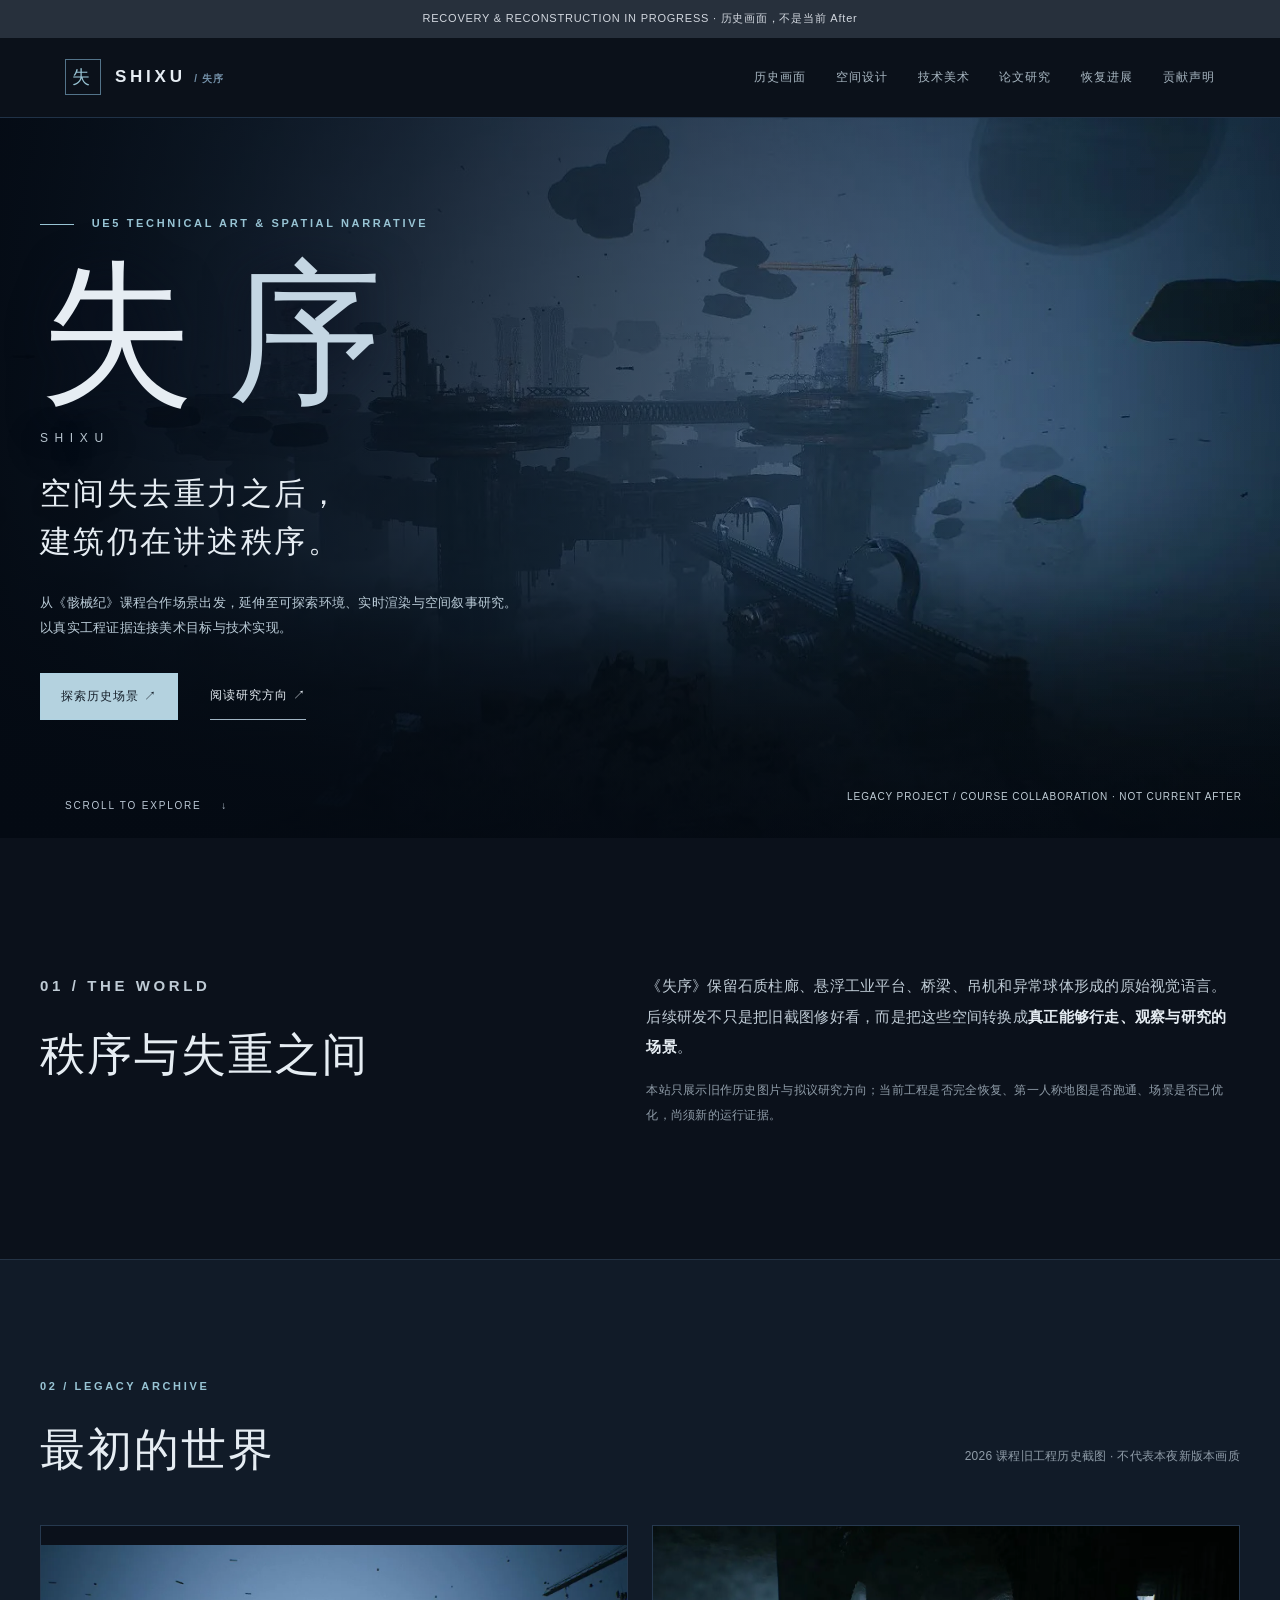
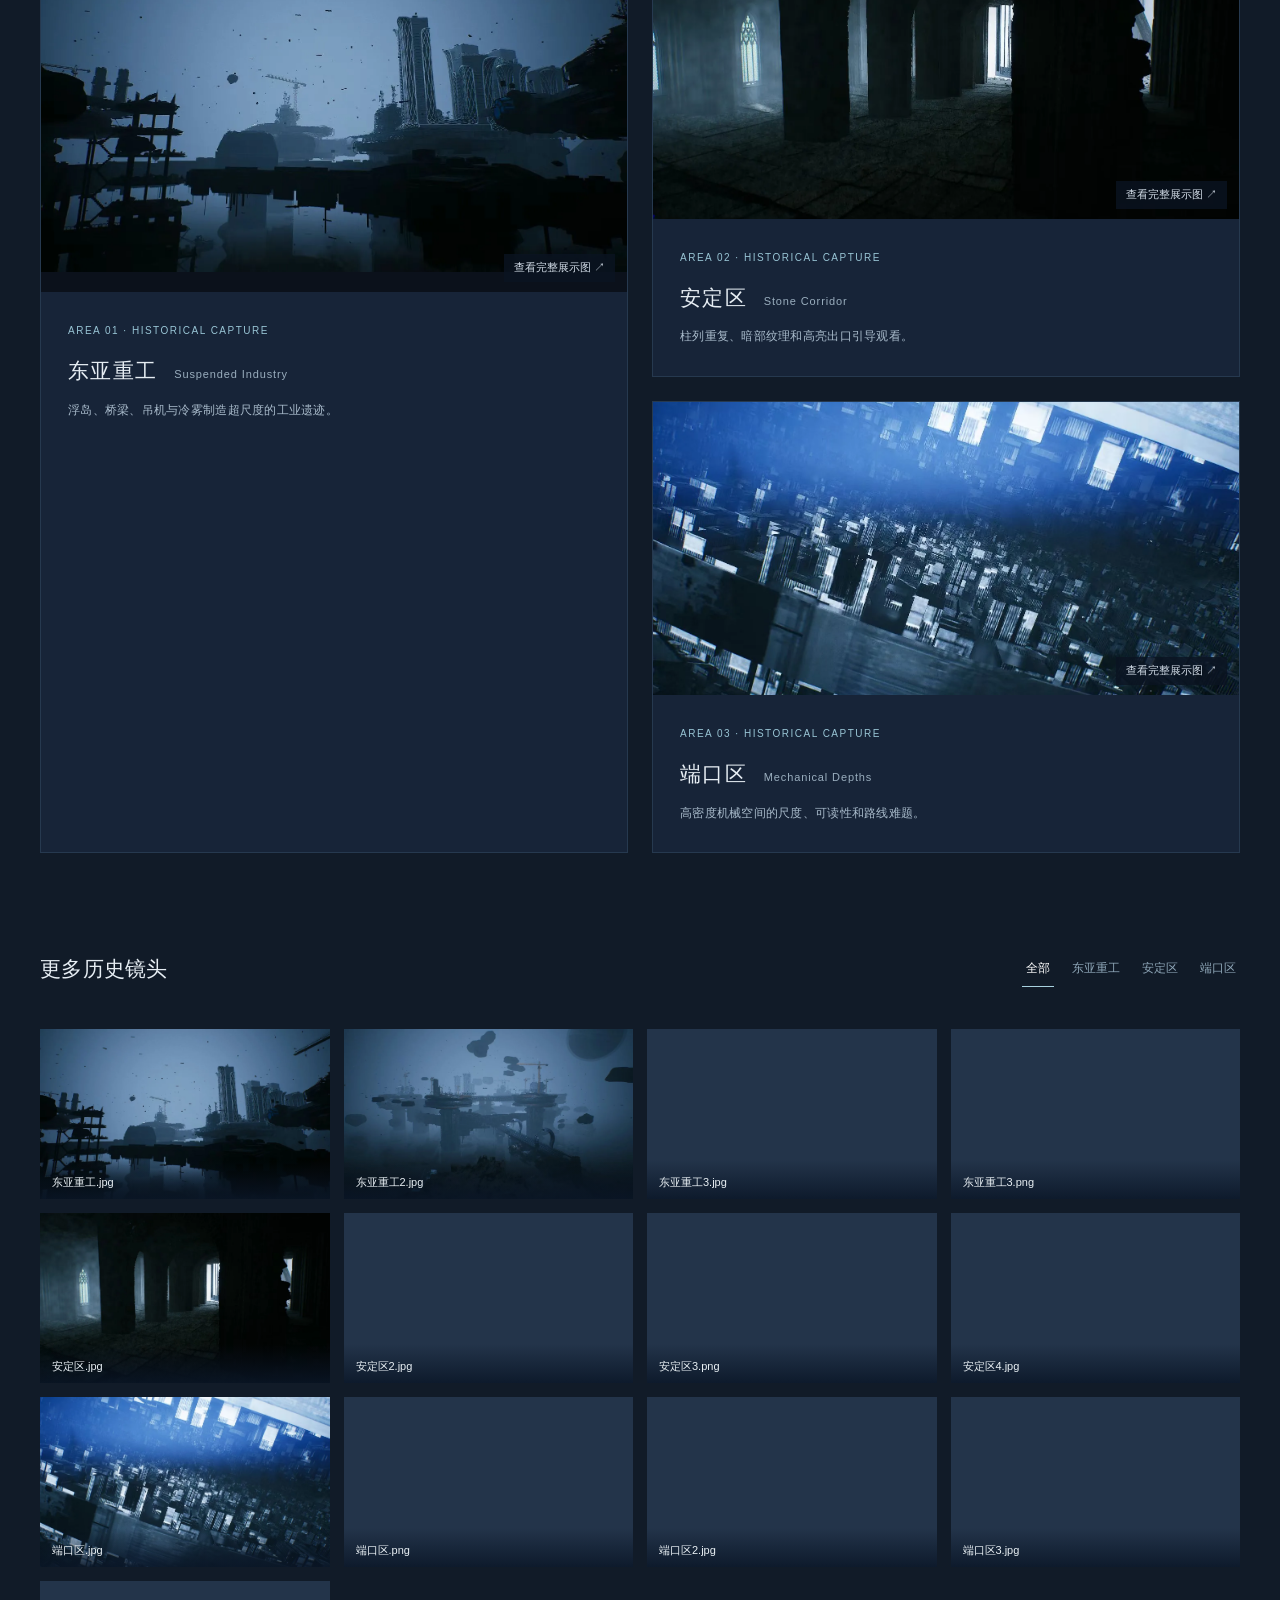
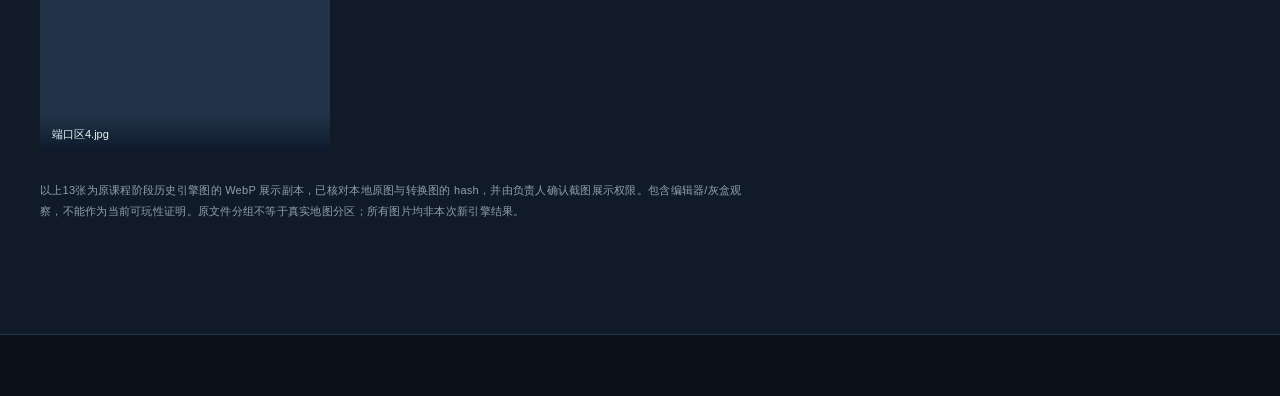
<file: index.html>
<!doctype html>
<html lang="zh-CN"><head><meta charset="utf-8"><meta name="viewport" content="width=device-width,initial-scale=1"><link rel="icon" href="data:,"><meta http-equiv="refresh" content="0; url=site/"><title>失序 SHIXU</title></head><body><a href="site/">进入《失序》历史场景与技术美术研究展示</a></body></html>
</file>
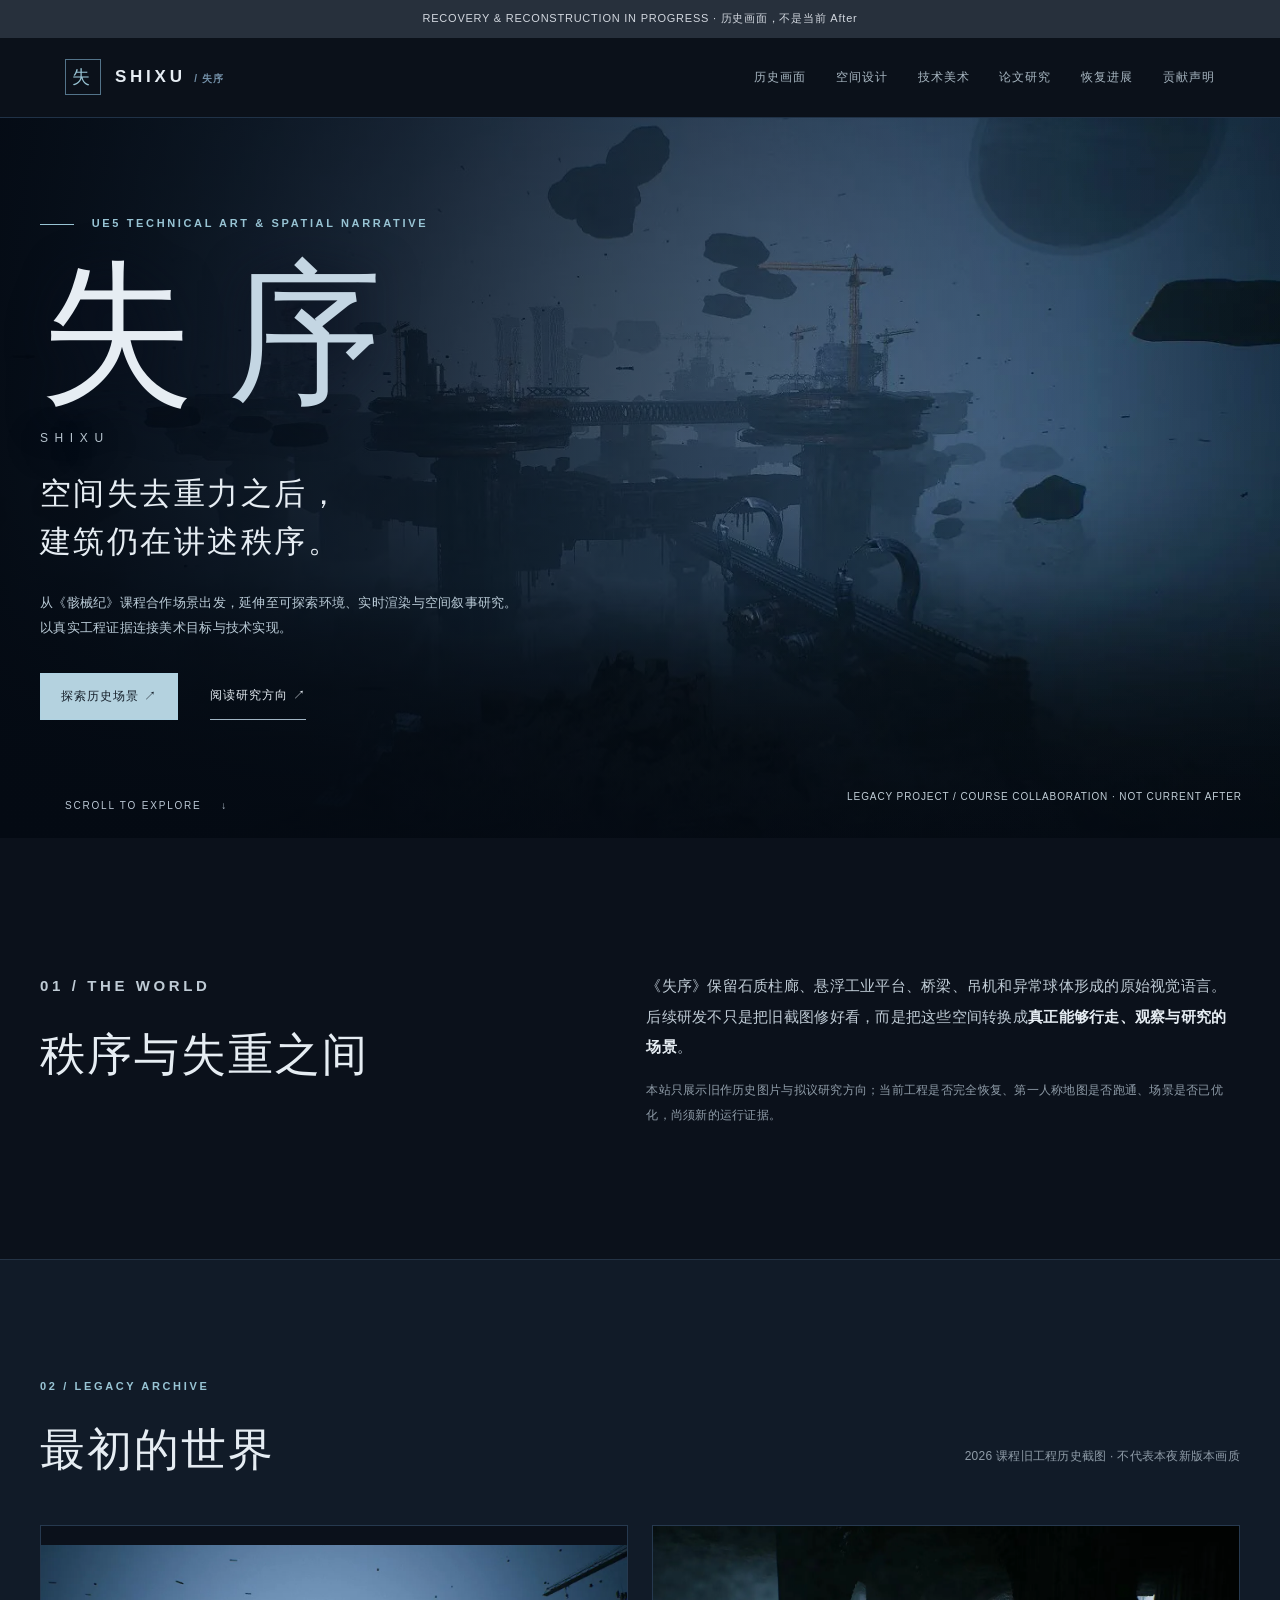
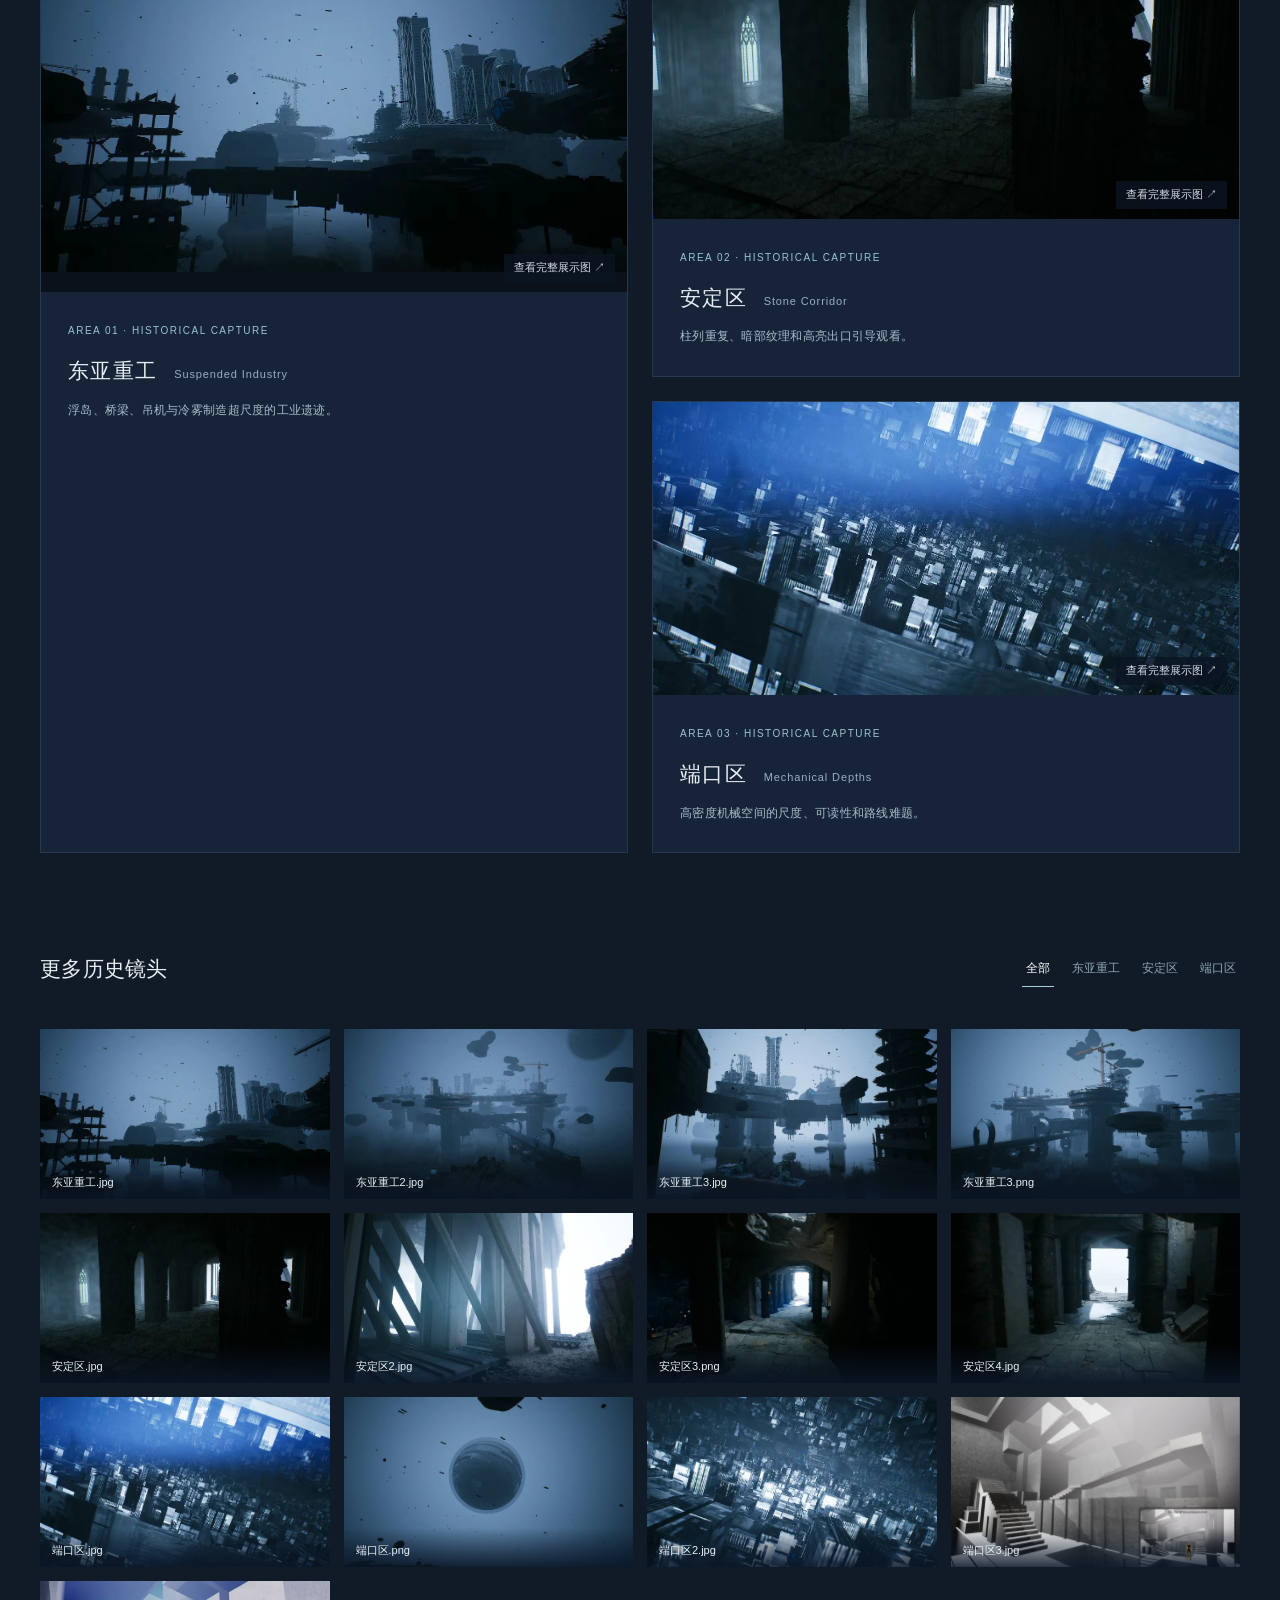
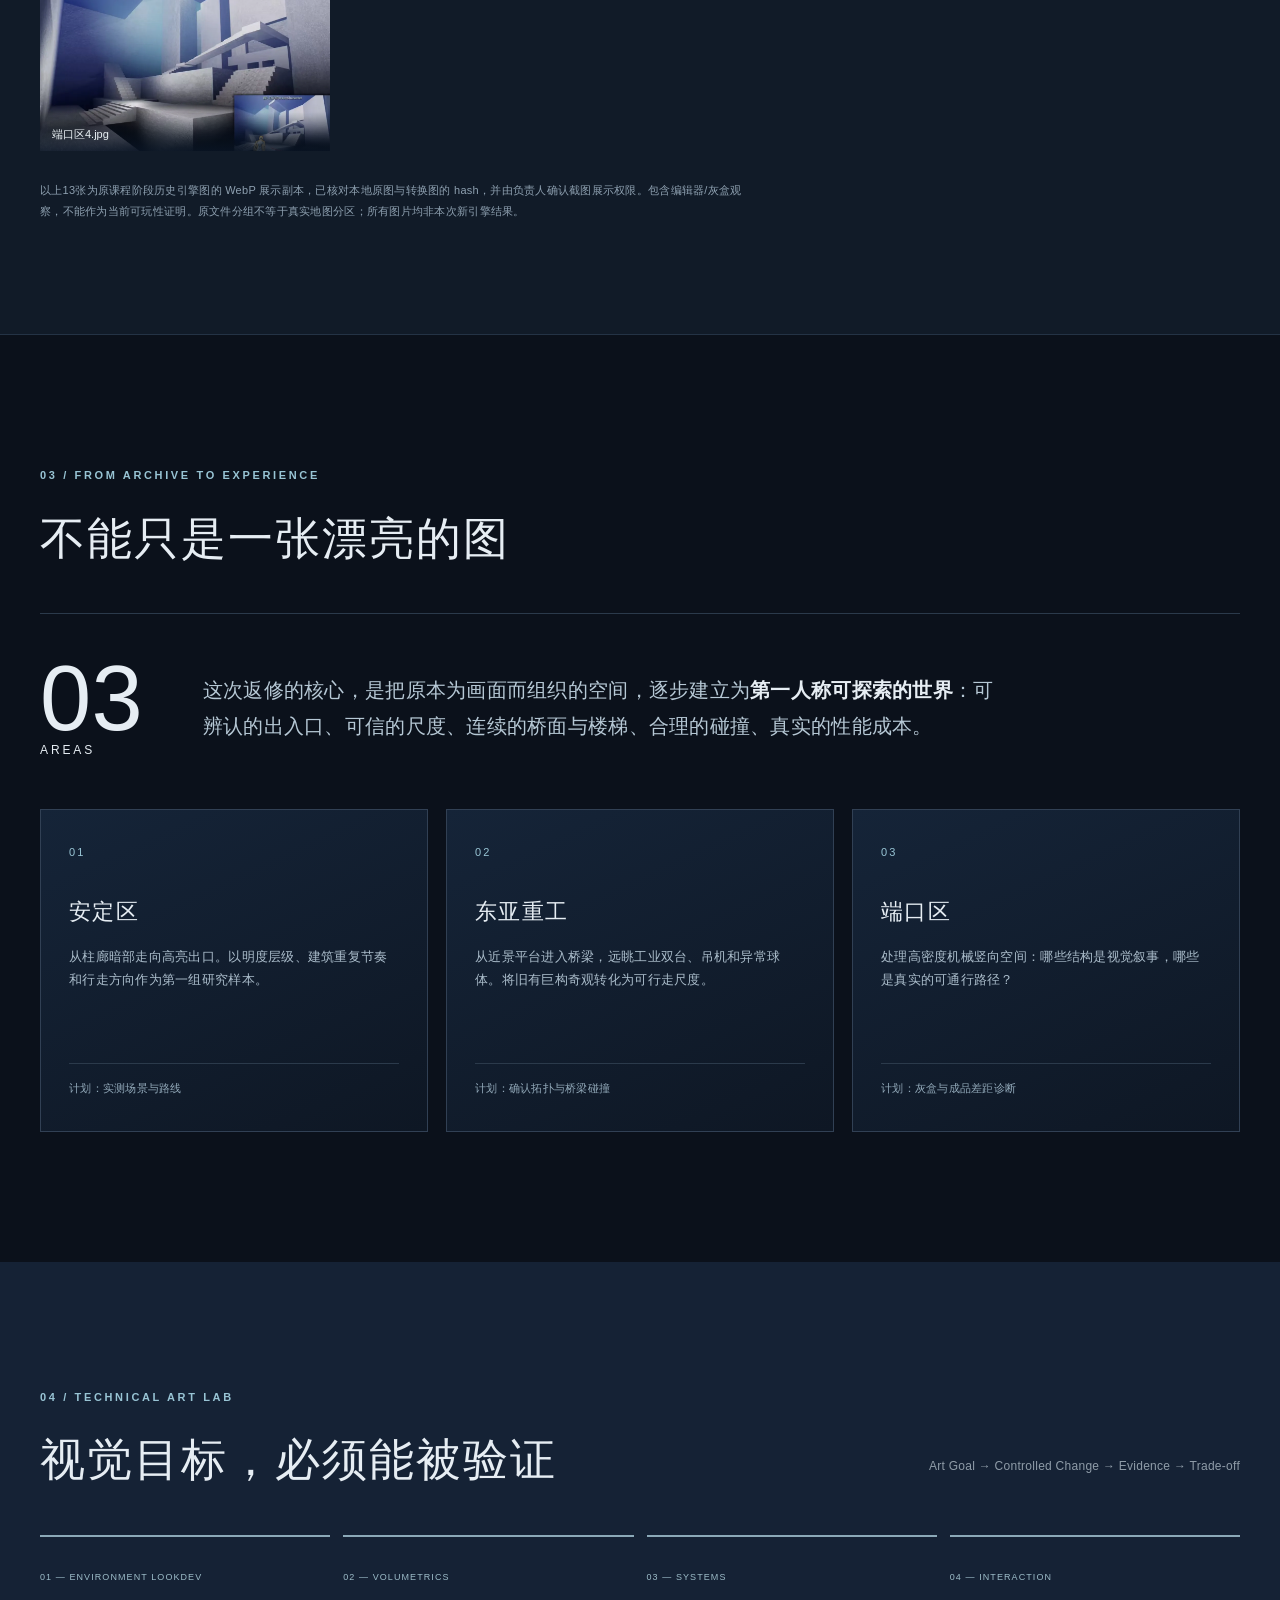
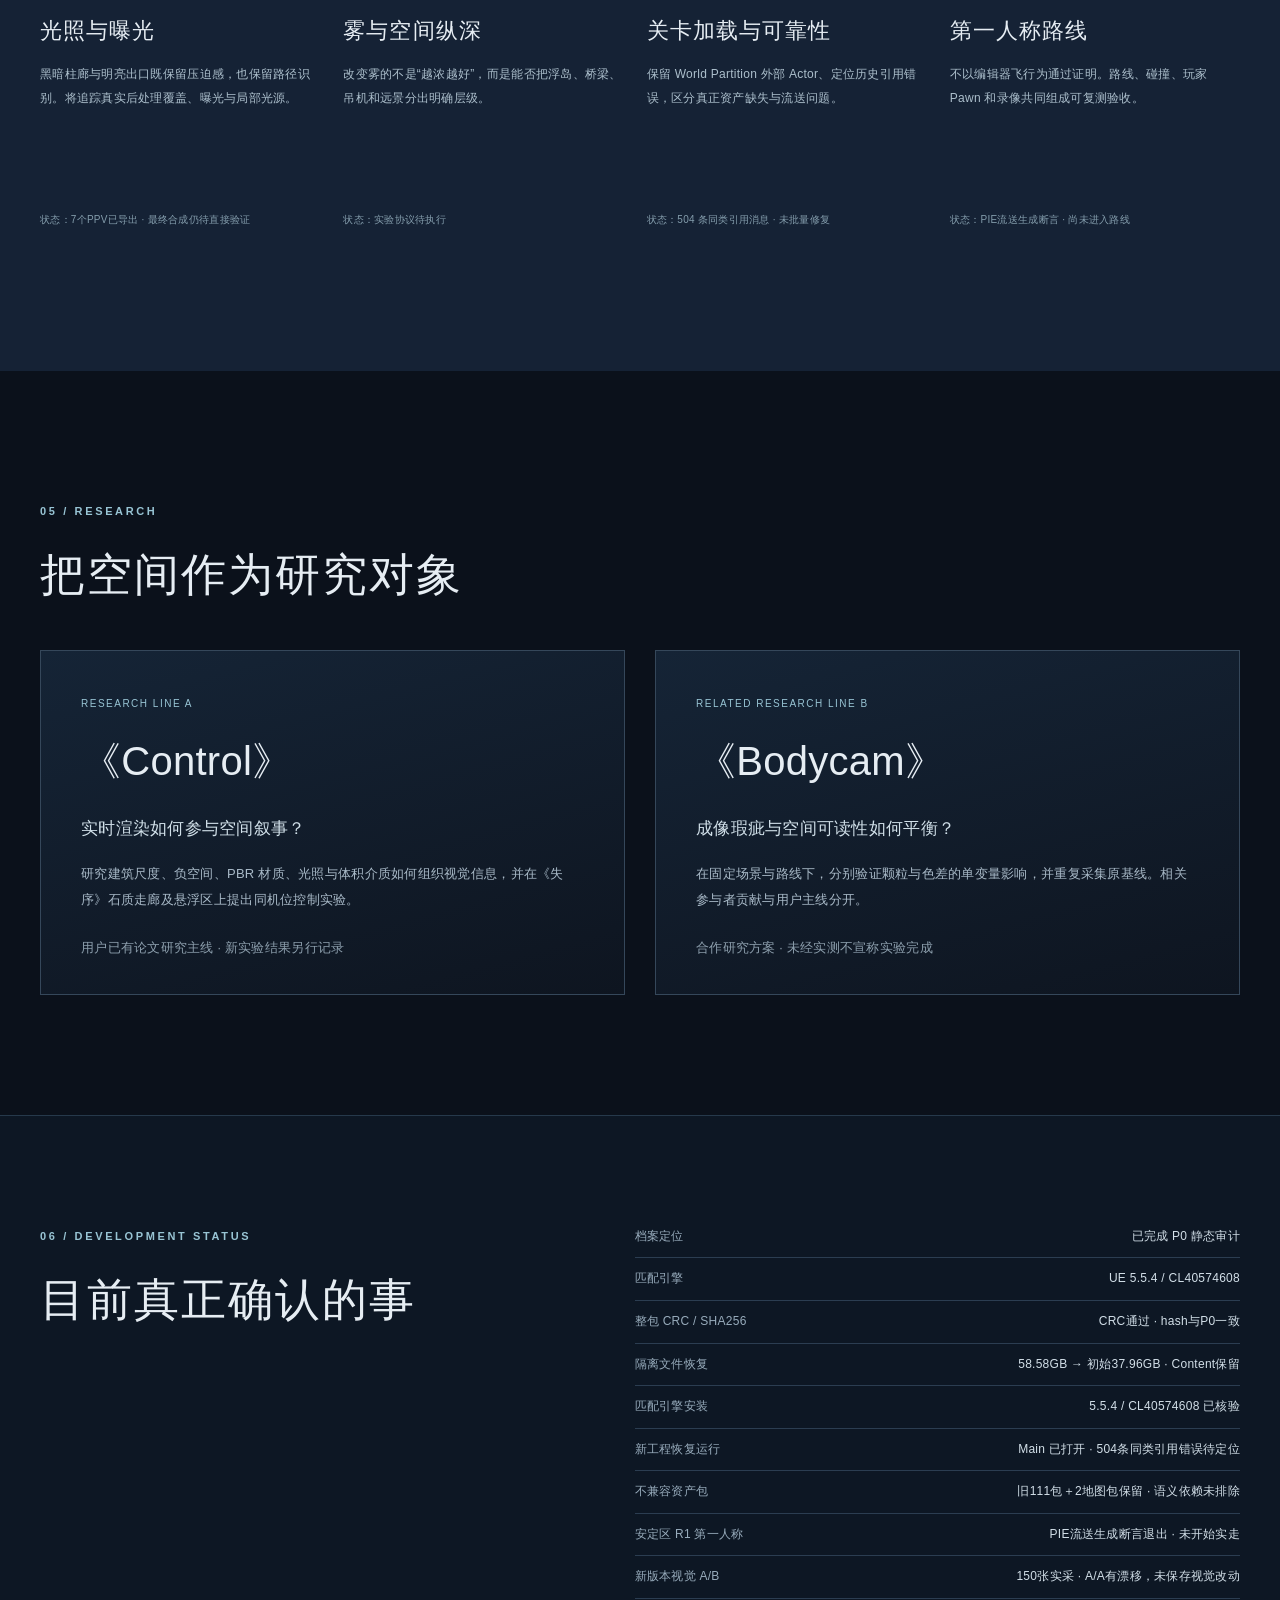
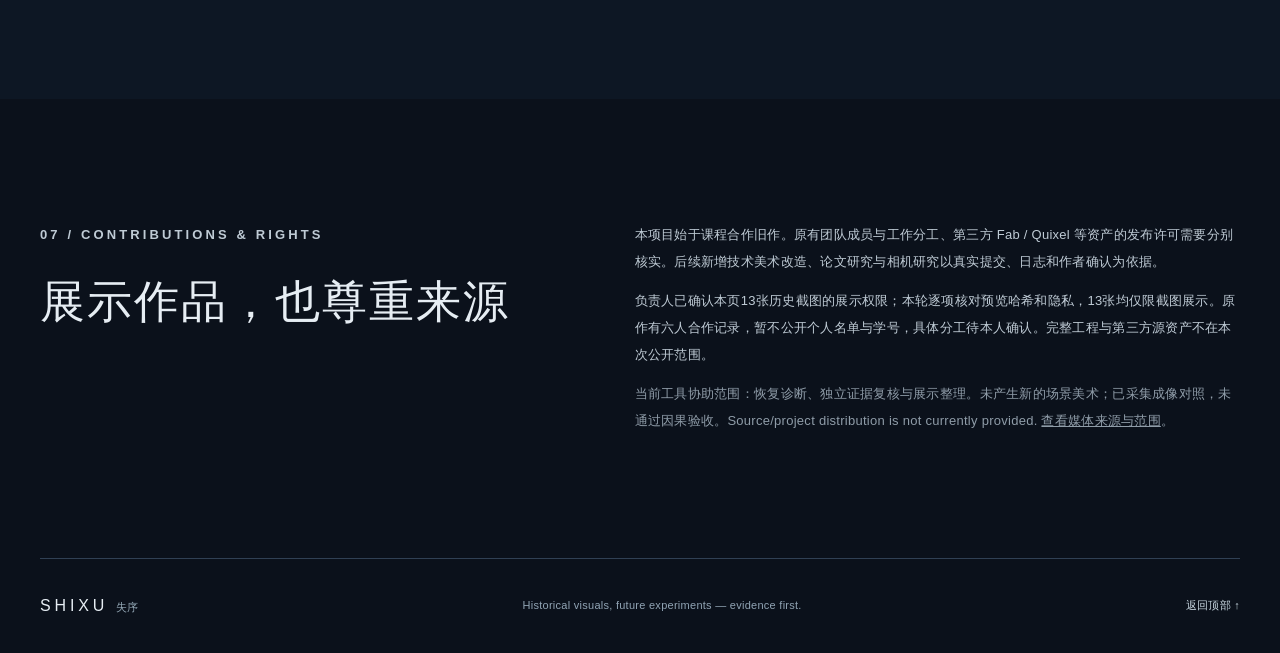
<file: site/index.html>
<!doctype html>
<html lang="zh-CN">
<head>
  <meta charset="utf-8">
  <meta name="viewport" content="width=device-width,initial-scale=1">
  <meta name="theme-color" content="#0b111b">
  <meta name="description" content="《失序》原《骸械纪》UE5场景历史档案与技术美术研究：石质柱廊、悬浮工业巨构、第一人称探索、实时渲染。">
  <title>失序 SHIXU · Environment & Technical Art</title>
  <link rel="icon" href="data:,">
  <link rel="stylesheet" href="styles.css">
</head>
<body>
  <a href="#main" class="skip">跳转正文</a>
  <div class="previewbar">RECOVERY &amp; RECONSTRUCTION IN PROGRESS · 历史画面，不是当前 After</div>
  <header class="site-head">
    <a class="wordmark" href="#top" aria-label="返回失序首页"><span class="sigil">失</span><span>SHIXU <small> / 失序</small></span></a>
    <nav aria-label="页面导航"><a href="#archive">历史画面</a><a href="#world">空间设计</a><a href="#technical">技术美术</a><a href="#research">论文研究</a><a href="#process">恢复进展</a><a href="#credits">贡献声明</a></nav>
  </header>
  <main id="main">
    <section id="top" class="hero">
      <div class="hero-picture" role="img" aria-label="《骸械纪》旧版东亚重工场景截图：蓝灰色浓雾中的悬浮工业设施和吊机"></div>
      <div class="hero-shade"></div>
      <div class="hero-inner container">
        <p class="eyebrow"><span class="hair"></span> UE5 TECHNICAL ART &amp; SPATIAL NARRATIVE</p>
        <h1>失<span>序</span><small>SHIXU</small></h1>
        <p class="lead">空间失去重力之后，<br>建筑仍在讲述秩序。</p>
        <p class="desc">从《骸械纪》课程合作场景出发，延伸至可探索环境、实时渲染与空间叙事研究。以真实工程证据连接美术目标与技术实现。</p>
        <div class="hero-actions"><a class="primary-link" href="#archive">探索历史场景 <span aria-hidden="true">↗</span></a><a class="secondary-link" href="#research">阅读研究方向 <span aria-hidden="true">↗</span></a></div>
      </div>
      <p class="hero-notice">LEGACY PROJECT / COURSE COLLABORATION · NOT CURRENT AFTER</p>
      <div class="scroll-indicator">SCROLL TO EXPLORE <span aria-hidden="true">↓</span></div>
    </section>
    <section class="intro container" aria-labelledby="intro-title">
      <div><p class="eyebrow">01 / THE WORLD</p><h2 id="intro-title">秩序与失重之间</h2></div>
      <div><p>《失序》保留石质柱廊、悬浮工业平台、桥梁、吊机和异常球体形成的原始视觉语言。后续研发不只是把旧截图修好看，而是把这些空间转换成<strong>真正能够行走、观察与研究的场景</strong>。</p><p class="muted">本站只展示旧作历史图片与拟议研究方向；当前工程是否完全恢复、第一人称地图是否跑通、场景是否已优化，尚须新的运行证据。</p></div>
    </section>
    <section id="archive" class="archive-section">
      <div class="container"><div class="section-head"><div><p class="eyebrow">02 / LEGACY ARCHIVE</p><h2>最初的世界</h2></div><p class="muted section-note">2026 课程旧工程历史截图 · 不代表本夜新版本画质</p></div>
        <div class="feature-grid">
          <article class="feature-card feature-large"><button type="button" class="image-trigger" data-image="assets/legacy/dongya-hero.webp" data-caption="东亚重工 / 原《骸械纪》旧工程场景截图"><img src="assets/legacy/dongya-hero.webp" alt="蓝灰雾中的悬浮工业平台与远景吊机" loading="lazy"><span class="image-zoom">查看完整展示图 ↗</span></button><div class="feature-meta"><div><span class="micro">AREA 01 · HISTORICAL CAPTURE</span><h3>东亚重工 <span>Suspended Industry</span></h3></div><p>浮岛、桥梁、吊机与冷雾制造超尺度的工业遗迹。</p></div></article>
          <article class="feature-card"><button type="button" class="image-trigger" data-image="assets/legacy/anding-hero.webp" data-caption="安定区 / 原《骸械纪》旧工程场景截图"><img src="assets/legacy/anding-hero.webp" alt="旧版石质柱廊和背光出口" loading="lazy"><span class="image-zoom">查看完整展示图 ↗</span></button><div class="feature-meta"><span class="micro">AREA 02 · HISTORICAL CAPTURE</span><h3>安定区 <span>Stone Corridor</span></h3><p>柱列重复、暗部纹理和高亮出口引导观看。</p></div></article>
          <article class="feature-card"><button type="button" class="image-trigger" data-image="assets/legacy/duankou-hero.webp" data-caption="端口区 / 原《骸械纪》旧工程场景截图"><img src="assets/legacy/duankou-hero.webp" alt="冷蓝反光与高密度机械体块的旧版画面" loading="lazy"><span class="image-zoom">查看完整展示图 ↗</span></button><div class="feature-meta"><span class="micro">AREA 03 · HISTORICAL CAPTURE</span><h3>端口区 <span>Mechanical Depths</span></h3><p>高密度机械空间的尺度、可读性和路线难题。</p></div></article>
        </div>
        <div class="gallery-top"><h3>更多历史镜头</h3><div class="filters" aria-label="筛选历史截图"><button type="button" class="active" data-filter="all" aria-pressed="true">全部</button><button type="button" data-filter="东亚重工" aria-pressed="false">东亚重工</button><button type="button" data-filter="安定区" aria-pressed="false">安定区</button><button type="button" data-filter="端口区" aria-pressed="false">端口区</button></div></div>
        <div id="gallery" class="gallery" aria-live="polite"></div>
        <p class="source-disclaimer">以上13张为原课程阶段历史引擎图的 WebP 展示副本，已核对本地原图与转换图的 hash，并由负责人确认截图展示权限。包含编辑器/灰盒观察，不能作为当前可玩性证明。原文件分组不等于真实地图分区；所有图片均非本次新引擎结果。</p>
      </div>
    </section>
    <section id="world" class="container world-section"><div class="section-head"><div><p class="eyebrow">03 / FROM ARCHIVE TO EXPERIENCE</p><h2>不能只是一张漂亮的图</h2></div></div><div class="statement"><span class="count">03 <small>AREAS</small></span><p>这次返修的核心，是把原本为画面而组织的空间，逐步建立为<strong>第一人称可探索的世界</strong>：可辨认的出入口、可信的尺度、连续的桥面与楼梯、合理的碰撞、真实的性能成本。</p></div>
    <div class="roadmap"><div><small>01</small><h3>安定区</h3><p>从柱廊暗部走向高亮出口。以明度层级、建筑重复节奏和行走方向作为第一组研究样本。</p><span>计划：实测场景与路线</span></div><div><small>02</small><h3>东亚重工</h3><p>从近景平台进入桥梁，远眺工业双台、吊机和异常球体。将旧有巨构奇观转化为可行走尺度。</p><span>计划：确认拓扑与桥梁碰撞</span></div><div><small>03</small><h3>端口区</h3><p>处理高密度机械竖向空间：哪些结构是视觉叙事，哪些是真实的可通行路径？</p><span>计划：灰盒与成品差距诊断</span></div></div>
    </section>
    <section id="technical" class="technical-section"><div class="container"><div class="section-head"><div><p class="eyebrow">04 / TECHNICAL ART LAB</p><h2>视觉目标，必须能被验证</h2></div><p class="muted section-note">Art Goal → Controlled Change → Evidence → Trade-off</p></div><div class="tech-grid"><article><small>01 — ENVIRONMENT LOOKDEV</small><h3>光照与曝光</h3><p>黑暗柱廊与明亮出口既保留压迫感，也保留路径识别。将追踪真实后处理覆盖、曝光与局部光源。</p><span>状态：7个PPV已导出 · 最终合成仍待直接验证</span></article><article><small>02 — VOLUMETRICS</small><h3>雾与空间纵深</h3><p>改变雾的不是“越浓越好”，而是能否把浮岛、桥梁、吊机和远景分出明确层级。</p><span>状态：实验协议待执行</span></article><article><small>03 — SYSTEMS</small><h3>关卡加载与可靠性</h3><p>保留 World Partition 外部 Actor、定位历史引用错误，区分真正资产缺失与流送问题。</p><span>状态：504 条同类引用消息 · 未批量修复</span></article><article><small>04 — INTERACTION</small><h3>第一人称路线</h3><p>不以编辑器飞行为通过证明。路线、碰撞、玩家 Pawn 和录像共同组成可复测验收。</p><span>状态：PIE流送生成断言 · 尚未进入路线</span></article></div></div></section>
    <section id="research" class="research-section container"><div class="section-head"><div><p class="eyebrow">05 / RESEARCH</p><h2>把空间作为研究对象</h2></div></div><div class="research-grid"><article><span class="micro">RESEARCH LINE A</span><h3>《Control》</h3><p class="research-sub">实时渲染如何参与空间叙事？</p><p>研究建筑尺度、负空间、PBR 材质、光照与体积介质如何组织视觉信息，并在《失序》石质走廊及悬浮区上提出同机位控制实验。</p><small>用户已有论文研究主线 · 新实验结果另行记录</small></article><article><span class="micro">RELATED RESEARCH LINE B</span><h3>《Bodycam》</h3><p class="research-sub">成像瑕疵与空间可读性如何平衡？</p><p>在固定场景与路线下，分别验证颗粒与色差的单变量影响，并重复采集原基线。相关参与者贡献与用户主线分开。</p><small>合作研究方案 · 未经实测不宣称实验完成</small></article></div></section>
    <section id="process" class="status-section"><div class="container"><div><p class="eyebrow">06 / DEVELOPMENT STATUS</p><h2>目前真正确认的事</h2></div><div class="status-table"><div><span>档案定位</span><strong>已完成 P0 静态审计</strong></div><div><span>匹配引擎</span><strong>UE 5.5.4 / CL40574608</strong></div><div><span>整包 CRC / SHA256</span><strong>CRC通过 · hash与P0一致</strong></div><div><span>隔离文件恢复</span><strong>58.58GB → 初始37.96GB · Content保留</strong></div><div><span>匹配引擎安装</span><strong>5.5.4 / CL40574608 已核验</strong></div><div><span>新工程恢复运行</span><strong>Main 已打开 · 504条同类引用错误待定位</strong></div><div><span>不兼容资产包</span><strong>旧111包＋2地图包保留 · 语义依赖未排除</strong></div><div><span>安定区 R1 第一人称</span><strong>PIE流送生成断言退出 · 未开始实走</strong></div><div><span>新版本视觉 A/B</span><strong>150张实采 · A/A有漂移，未保存视觉改动</strong></div></div></div></section>
    <section id="credits" class="container credits-section"><div><p class="eyebrow">07 / CONTRIBUTIONS & RIGHTS</p><h2>展示作品，也尊重来源</h2></div><div><p>本项目始于课程合作旧作。原有团队成员与工作分工、第三方 Fab / Quixel 等资产的发布许可需要分别核实。后续新增技术美术改造、论文研究与相机研究以真实提交、日志和作者确认为依据。</p><p>负责人已确认本页13张历史截图的展示权限；本轮逐项核对预览哈希和隐私，13张均仅限截图展示。原作有六人合作记录，暂不公开个人名单与学号，具体分工待本人确认。完整工程与第三方源资产不在本次公开范围。</p><p class="muted">当前工具协助范围：恢复诊断、独立证据复核与展示整理。未产生新的场景美术；已采集成像对照，未通过因果验收。Source/project distribution is not currently provided. <a href="../docs/PUBLIC_MEDIA_AUDIT.md">查看媒体来源与范围</a>。</p></div></section>
  </main>
  <footer><div class="container footer-inner"><span class="footer-mark">SHIXU <em>失序</em></span><span>Historical visuals, future experiments — evidence first.</span><a href="#top">返回顶部 ↑</a></div></footer>
  <dialog id="viewer" aria-label="查看历史图片"><div class="viewer-controls"><button type="button" id="prev-image" aria-label="上一张">← 上一张</button><span id="viewer-position" aria-live="polite"></span><button type="button" id="next-image" aria-label="下一张">下一张 →</button></div><button type="button" id="close-viewer" class="close-viewer" aria-label="关闭图片">×</button><figure><img id="viewer-image" alt="旧工程历史截图"><figcaption id="viewer-caption"></figcaption></figure></dialog>
  <script src="gallery-data.js" defer></script>
  <script src="app.js" defer></script>
</body></html>
</file>
<file: site/styles.css>
:root{--ink:#0b111b;--dark:#111b28;--steel:#16263a;--fog:#7491a9;--light:#e6edf3;--accent:#98c4d4;--muted:#8f9ca8;--line:#2b3a4b}*{box-sizing:border-box}html{scroll-behavior:smooth}body{margin:0;background:var(--ink);color:var(--light);font:15px/1.8 -apple-system,BlinkMacSystemFont,"PingFang SC","Microsoft YaHei",sans-serif;letter-spacing:.018em}img{max-width:100%;display:block}button,a{font:inherit}a{color:inherit}a:focus-visible,button:focus-visible{outline:2px solid var(--accent);outline-offset:3px}.container{max-width:1230px;width:calc(100% - 80px);margin:auto}.previewbar{padding:9px 18px;text-align:center;font-size:11px;letter-spacing:.07em;color:#d2d7df;background:#27303c}.skip{position:absolute;left:-999px;top:2px;z-index:30}.skip:focus{left:10px;background:#fff;color:#111;padding:8px}.site-head{height:80px;display:flex;align-items:center;justify-content:space-between;padding:0 max(40px,calc((100vw - 1150px)/2));position:relative;z-index:2;background:#0b111bf2;border-bottom:1px solid #203247}.wordmark{text-decoration:none;display:flex;align-items:center;gap:14px;font-size:17px;letter-spacing:.22em;font-weight:700}.wordmark small{font-size:10px;color:var(--fog);letter-spacing:.1em}.sigil{width:36px;height:36px;display:grid;place-items:center;border:1px solid #53748a;color:var(--accent);font-weight:400;font-size:18px}.site-head nav{display:flex;gap:30px}.site-head nav a{color:#a8b7c2;text-decoration:none;font-size:12px;letter-spacing:.08em;white-space:nowrap}.site-head nav a:hover{color:#fff}.eyebrow{font-size:11px;text-transform:uppercase;letter-spacing:.24em;color:var(--accent);font-weight:650}.hair{display:inline-block;width:34px;height:1px;background:var(--accent);vertical-align:middle;margin-right:12px}.hero{height:min(720px,82vh);min-height:610px;position:relative;display:flex;align-items:center;overflow:hidden}.hero-picture{position:absolute;inset:0;background:url('assets/legacy/dongya-hero.webp') center 42%/cover no-repeat;filter:saturate(.67) brightness(.87)}.hero-shade{position:absolute;inset:0;background:linear-gradient(90deg,rgba(4,10,19,.95),rgba(4,10,19,.71) 32%,rgba(4,10,19,.1) 85%),linear-gradient(0deg,rgba(4,10,19,.87),transparent 36%,rgba(6,15,23,.15))}.hero-inner{position:relative;z-index:1;margin:0 auto}.hero h1{margin:22px 0 4px;font-size:clamp(76px,12vw,172px);letter-spacing:.22em;font-weight:350;line-height:1.02;text-shadow:0 6px 45px #090f1e}.hero h1>span{color:#c4d6e3}.hero h1 small{display:block;margin:19px 0 0;font-size:12px;letter-spacing:.55em;font-weight:500;color:#b7c4ce}.lead{font-size:clamp(23px,2.4vw,35px);line-height:1.55;letter-spacing:.08em;font-weight:330;margin:26px 0}.desc{max-width:480px;color:#bacbd7;line-height:1.9;font-size:13px}.hero-actions{display:flex;gap:32px;margin:32px 0}.hero-actions a{text-decoration:none;font-size:12px;letter-spacing:.09em}.primary-link{padding:12px 20px;border:1px solid #afd3e3;background:#b4d2df;color:#16202b}.secondary-link{padding:12px 0;border-bottom:1px solid #a0b4c3}.hero-notice{position:absolute;bottom:22px;right:38px;font-size:10px;letter-spacing:.09em;color:#c1ced7}.scroll-indicator{position:absolute;bottom:23px;left:max(40px,calc((100vw - 1150px)/2));font-size:10px;letter-spacing:.18em;color:#bac7d4}.scroll-indicator span{margin-left:15px}.intro{padding:118px 0 120px;display:grid;grid-template-columns:1fr 1.15fr;gap:90px}.intro h2,.section-head h2,.credits-section h2,.status-section h2{font-size:clamp(30px,3.5vw,47px);line-height:1.35;letter-spacing:.045em;font-weight:350;margin:22px 0 0}.intro p,.credits-section p{font-size:15px;line-height:2.05;color:#bfcbd5}.intro strong,.statement strong{color:var(--light);font-weight:600}.muted{color:var(--muted)!important}.intro .muted{font-size:12px}.archive-section{padding:106px 0 112px;background:#111b28;border-top:1px solid #243345;border-bottom:1px solid #243345}.section-head{display:flex;justify-content:space-between;align-items:end;gap:22px;margin-bottom:45px}.section-head h2{margin-bottom:0}.section-note{max-width:350px;font-size:12px;text-align:right}.feature-grid{display:grid;grid-template-columns:1fr 1fr;grid-template-rows:auto auto;gap:24px}.feature-card{background:#172438;border:1px solid #26394f;min-width:0}.feature-large{grid-row:span 2}.image-trigger{display:block;padding:0;position:relative;width:100%;border:0;background:none;overflow:hidden;cursor:zoom-in}.image-trigger img{width:100%;aspect-ratio:16/8;object-fit:cover;filter:saturate(.68);transition:transform .5s,filter .3s}.feature-large .image-trigger img{aspect-ratio:5/4}.image-trigger:hover img{transform:scale(1.025);filter:saturate(.9)}.image-zoom{position:absolute;bottom:10px;right:12px;background:#0b1422c9;padding:4px 10px;color:#d2dce7;font-size:11px}.feature-meta{padding:23px 27px 28px}.feature-meta h3{font-size:21px;font-weight:450;margin:10px 0 3px;letter-spacing:.07em}.feature-meta h3 span{font-size:11px;margin-left:9px;color:#9aaebe;letter-spacing:.08em}.feature-meta p{font-size:12px;color:#a9bbcb;margin:10px 0 0}.micro{font-size:10px;color:var(--accent);letter-spacing:.15em}.gallery-top{display:flex;align-items:center;justify-content:space-between;margin:76px 0 20px;gap:20px}.gallery-top h3{font-weight:450;font-size:21px}.filters{display:flex;flex-wrap:wrap;gap:14px}.filters button{border:0;border-bottom:1px solid transparent;background:transparent;color:#8da5b6;padding:7px 4px;font-size:12px;cursor:pointer}.filters button.active,.filters button:hover{color:#fff;border-color:#a8d1df}.gallery{display:grid;grid-template-columns:repeat(4,minmax(0,1fr));gap:14px}.gallery button{display:block;border:0;padding:0;background:#23344a;cursor:zoom-in;position:relative;overflow:hidden}.gallery img{width:100%;height:170px;object-fit:cover;transition:transform .35s;filter:saturate(.72)}.gallery button:hover img{transform:scale(1.04)}.gallery figcaption{position:absolute;bottom:0;left:0;right:0;padding:13px 12px 6px;color:#eaf1f5;font-size:11px;background:linear-gradient(transparent,#0a1627db);text-align:left}.gallery figure{margin:0}.source-disclaimer{color:#8ea0b0;font-size:11px;max-width:720px;line-height:1.9;margin:29px 0 0}.world-section{padding:120px 0 130px}.statement{border-top:1px solid var(--line);display:flex;align-items:start;gap:60px;padding:38px 0 45px}.count{font-size:92px;font-weight:250;line-height:1}.count small{display:block;font-size:12px;letter-spacing:.24em}.statement p{max-width:800px;color:#b6c8d5;font-size:20px;font-weight:300;line-height:1.8}.roadmap{display:grid;grid-template-columns:repeat(3,1fr);gap:18px}.roadmap>div{border:1px solid #314054;padding:27px 28px 32px;background:linear-gradient(155deg,#152438,#0e1724)}.roadmap small{font-size:11px;color:var(--accent);letter-spacing:.2em}.roadmap h3{font-weight:400;font-size:22px;letter-spacing:.06em;margin:28px 0 10px}.roadmap p{min-height:96px;color:#abbdcb;font-size:13px}.roadmap span{display:block;margin-top:22px;padding-top:15px;border-top:1px solid var(--line);font-size:11px;color:#92a9b9}.technical-section{padding:115px 0;background:#152235}.tech-grid{display:grid;grid-template-columns:repeat(4,1fr);gap:13px}.tech-grid article{border-top:2px solid #8ba9b8;padding:24px 10px 25px 0}.tech-grid small{font-size:9px;letter-spacing:.12em;color:#9dbdc9}.tech-grid h3{font-size:22px;font-weight:450;letter-spacing:.05em;margin:23px 0 10px}.tech-grid p{color:#acbfcc;font-size:12px;line-height:2;min-height:130px}.tech-grid span{font-size:10px;color:#849dac}.research-section{padding:120px 0}.research-grid{display:grid;grid-template-columns:repeat(2,1fr);gap:30px}.research-grid article{padding:37px 40px 34px;border:1px solid #35475a;background:linear-gradient(165deg,#152436,#0e1520)}.research-grid h3{font-size:40px;font-weight:350;margin:10px 0 0}.research-sub{font-size:17px;color:#d1e0e9}.research-grid article>p:not(.research-sub){font-size:13px;line-height:2;color:#a9bac8}.research-grid article small{display:block;margin-top:24px;color:#8d9fad}.status-section{padding:100px 0;background:#0d1724;border-top:1px solid #26394b}.status-section>.container{display:grid;grid-template-columns:1fr 1.2fr;gap:90px}.status-table>div{display:flex;justify-content:space-between;align-items:center;gap:20px;border-bottom:1px solid #2b3d51;padding:10px 0;color:#98acbc;font-size:12px}.status-table strong{font-weight:450;color:#d2dfe8;text-align:right}.credits-section{display:grid;grid-template-columns:1fr 1.2fr;gap:90px;padding:110px 0}.credits-section p{font-size:13px}.footer-inner{padding:33px 0;display:flex;align-items:center;justify-content:space-between;gap:24px;border-top:1px solid #304054}.footer-mark{font-size:16px;letter-spacing:.24em}.footer-mark em{font-style:normal;color:#94a8b6;font-size:11px;letter-spacing:0}.footer-inner>span:nth-child(2){font-size:11px;color:#91a4b4}.footer-inner a{font-size:11px;color:#c9d8e2;text-decoration:none}dialog{max-width:min(96vw,1300px);max-height:96vh;background:#0a121c;color:#e6edf3;border:1px solid #3b5263;padding:30px 10px 10px}dialog::backdrop{background:#02070bcf}dialog img{max-height:78vh;max-width:93vw;object-fit:contain}dialog figcaption{text-align:center;margin:13px;color:#9db2be;font-size:12px}dialog figure{margin:0}.close-viewer{position:absolute;top:0;right:0;border:0;background:#31475b;color:#fff;padding:0 12px;cursor:pointer;font-size:26px}
@media(max-width:1050px){.site-head{padding:0 30px}.site-head nav{gap:16px}.container{width:calc(100% - 60px)}.gallery{grid-template-columns:repeat(3,1fr)}.tech-grid{grid-template-columns:repeat(2,1fr)}.tech-grid p{min-height:0}.hero h1{font-size:105px}}
@media(max-width:680px){body{font-size:14px}.previewbar{font-size:10px;line-height:1.45}.container{width:calc(100% - 34px)}.site-head{height:auto;padding:16px 17px;align-items:flex-start;gap:16px;flex-direction:column}.site-head nav{width:100%;overflow:auto;gap:20px;padding-bottom:2px}.site-head nav a{font-size:11px}.hero{height:690px;min-height:0;align-items:flex-end;padding-bottom:87px}.hero-picture{background-position:60% center}.hero-shade{background:linear-gradient(0deg,#050a12 1%,#071320c7 57%,#10213144)}.hero h1{font-size:74px;letter-spacing:.12em;margin:18px 0}.hero h1 small{font-size:10px}.lead{font-size:24px;margin-top:23px}.hero-actions{flex-wrap:wrap;gap:24px}.hero-notice{left:17px;right:17px;bottom:45px;font-size:9px}.scroll-indicator{display:none}.intro,.status-section>.container,.credits-section{grid-template-columns:1fr;gap:24px;padding:74px 0}.section-head{align-items:start;flex-direction:column;gap:12px}.section-note{text-align:left}.archive-section,.technical-section,.research-section,.world-section{padding:75px 0}.feature-grid{grid-template-columns:1fr}.feature-large{grid-row:auto}.feature-large .image-trigger img,.image-trigger img{aspect-ratio:16/9}.feature-meta{padding:19px}.feature-meta h3 span{display:block;margin:4px 0}.gallery-top{align-items:flex-start;flex-direction:column;margin-top:50px}.gallery{grid-template-columns:repeat(2,1fr)}.gallery img{height:140px}.statement{gap:24px;flex-direction:column}.statement p{font-size:16px}.count{font-size:58px}.roadmap,.research-grid,.tech-grid{grid-template-columns:1fr}.roadmap p{min-height:0}.tech-grid article{padding:18px 0}.research-grid article{padding:29px 26px}.status-section>.container{gap:30px}.credits-section p{font-size:13px}.footer-inner{flex-direction:column;align-items:start;gap:8px}.section-head h2,.intro h2,.credits-section h2,.status-section h2{font-size:33px}}
@media(prefers-reduced-motion:reduce){html{scroll-behavior:auto}.image-trigger img,.gallery img{transition:none}}

/* Preserve historical image appearance; only hero gets a visible text scrim. */
.hero-picture{background-image:url('assets/legacy/dongya-2.webp')}
.hero-picture,.image-trigger img,.gallery img,.image-trigger:hover img{filter:none}
.feature-large .image-trigger img{aspect-ratio:16/10;object-fit:contain;background:#0b111b}
.viewer-controls{display:flex;gap:22px;align-items:center;padding:8px 48px 10px 10px;color:var(--accent);font-size:12px}
.viewer-controls button{background:transparent;color:inherit;border:1px solid var(--line);padding:8px 12px;cursor:pointer;min-height:44px}
dialog figcaption{max-width:900px;overflow-wrap:anywhere}dialog img{margin:auto}
body:has(dialog[open]){overflow:hidden}
.site-head nav{flex-wrap:wrap;row-gap:8px}
@media(max-width:680px){.viewer-controls{gap:10px;font-size:10px;padding-right:32px}.viewer-controls button{padding:8px}.site-head nav{overflow:visible;gap:10px 20px}.hero{height:auto;min-height:690px;padding-top:40px}.hero .eyebrow{font-size:9px;letter-spacing:.12em}.hero-notice{line-height:1.5}}
</file>
